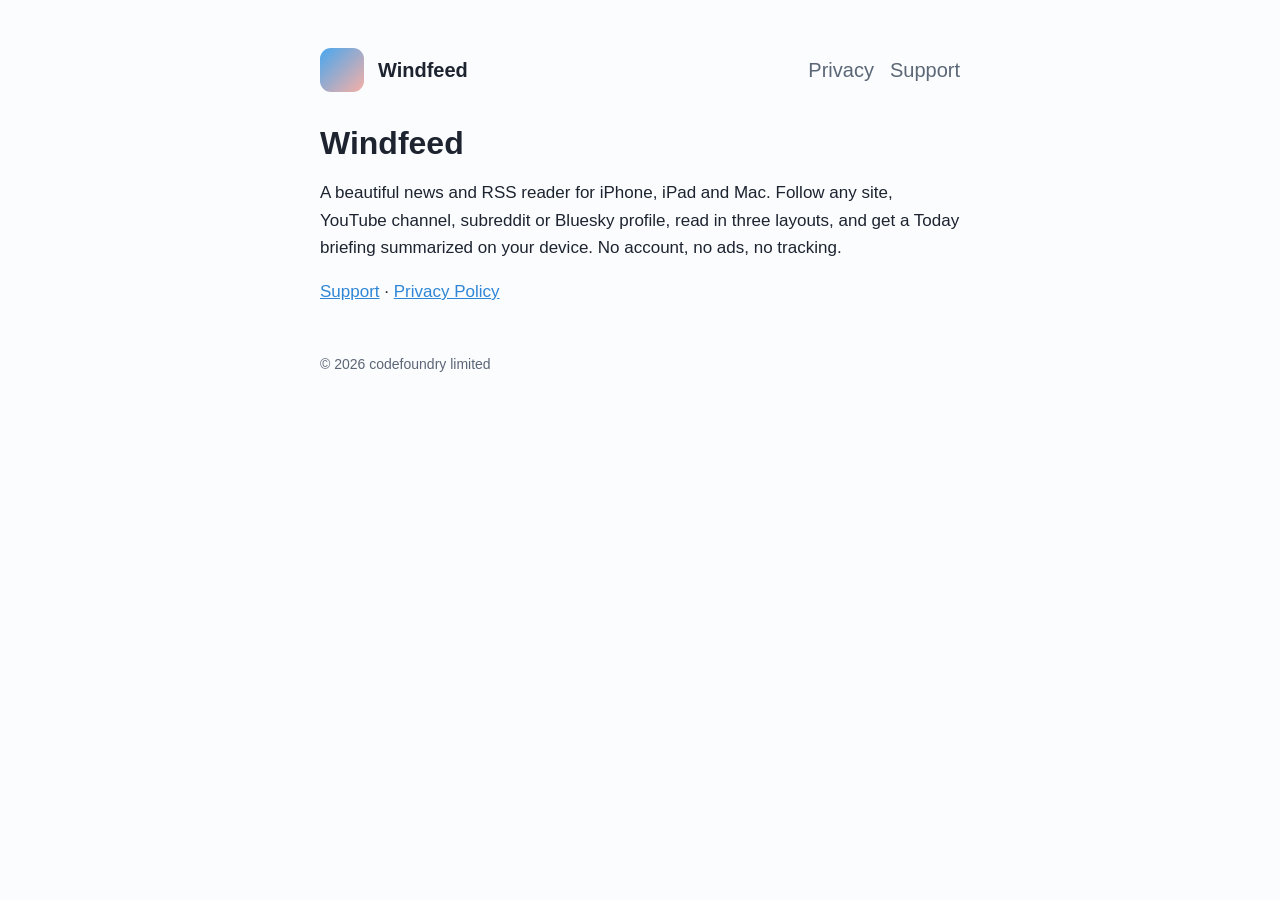
<file: index.html>
<!doctype html>
<html lang="en">
<head>
<meta charset="utf-8">
<meta name="viewport" content="width=device-width, initial-scale=1, viewport-fit=cover">
<title>Windfeed</title>
<link rel="stylesheet" href="style.css">
</head>
<body>
<main>
<header><span class="mark"></span><a href="./">Windfeed</a><nav><a href="privacy.html">Privacy</a><a href="support.html">Support</a></nav></header>
<h1>Windfeed</h1>
<p>A beautiful news and RSS reader for iPhone, iPad and Mac. Follow any site, YouTube channel, subreddit or Bluesky profile, read in three layouts, and get a Today briefing summarized on your device. No account, no ads, no tracking.</p>
<p><a href="support.html">Support</a> · <a href="privacy.html">Privacy Policy</a></p>
<footer>© 2026 codefoundry limited</footer>
</main>
</body>
</html>
</file>
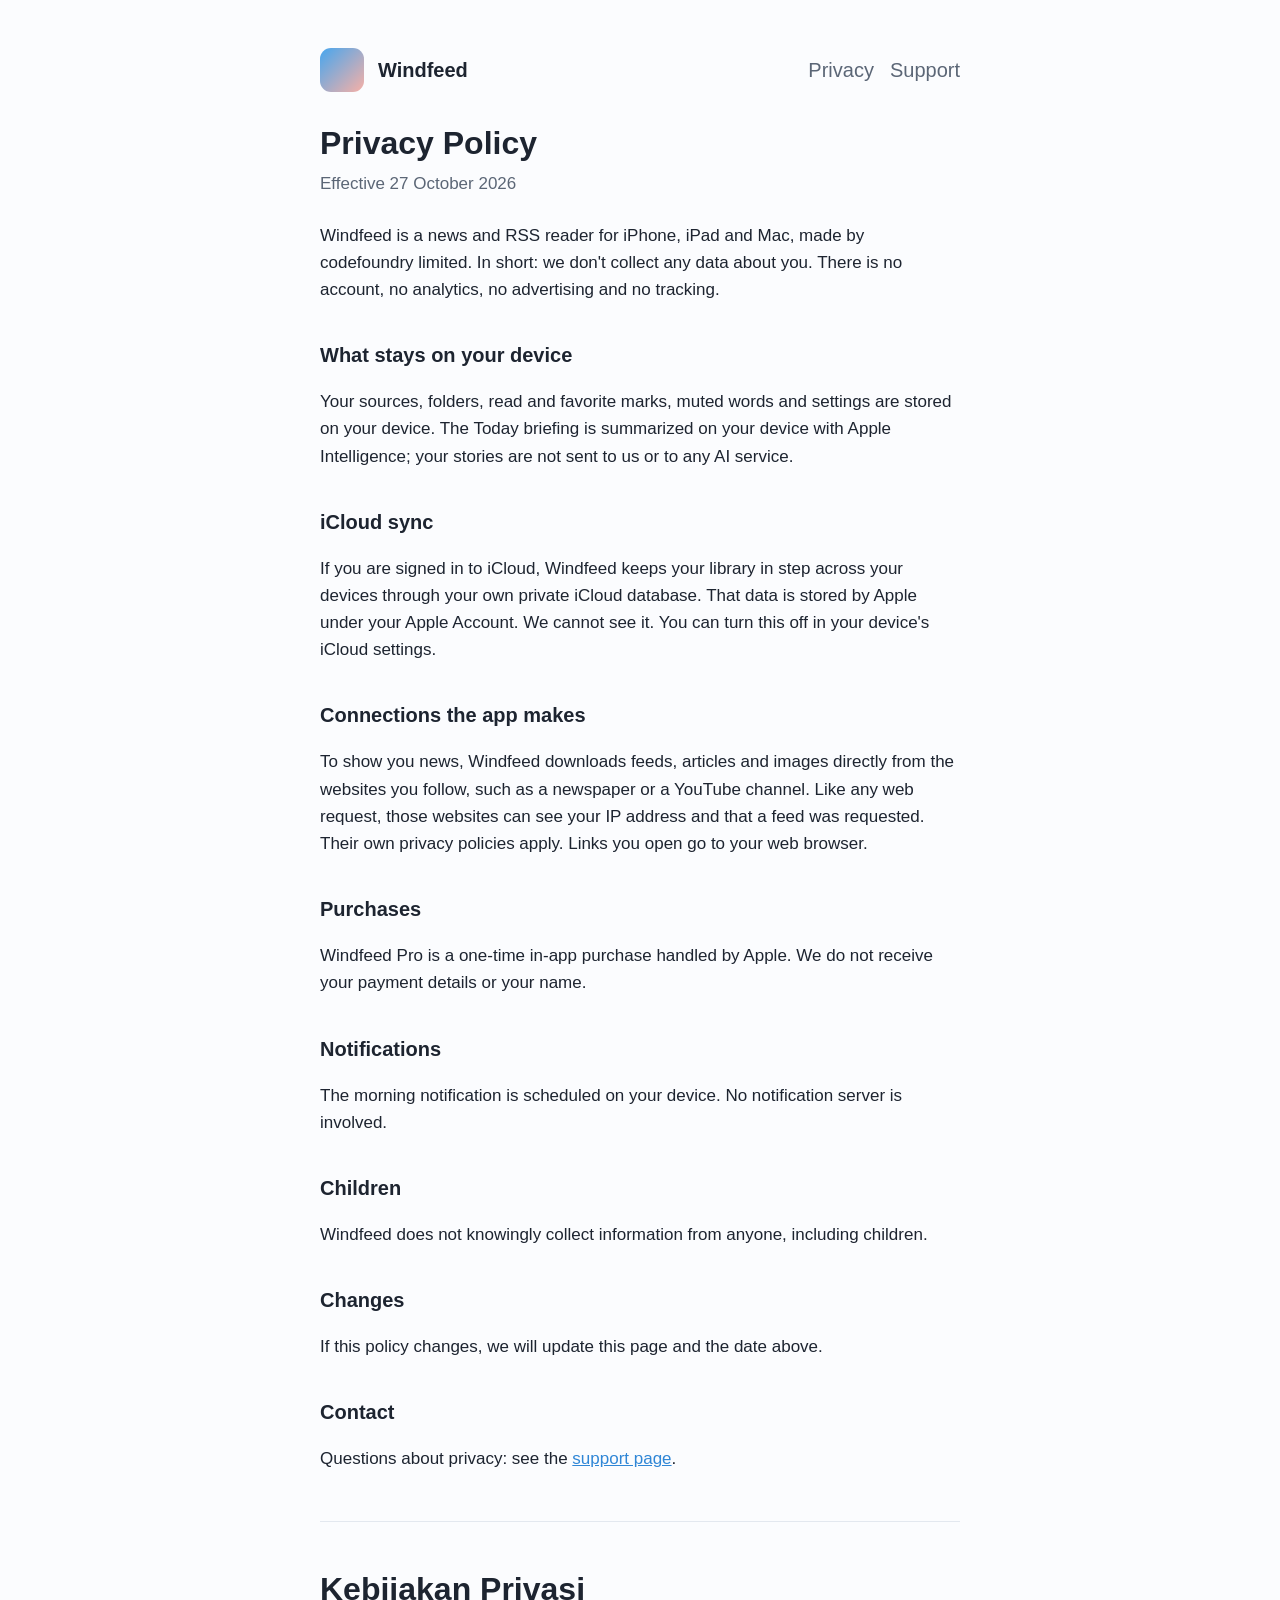
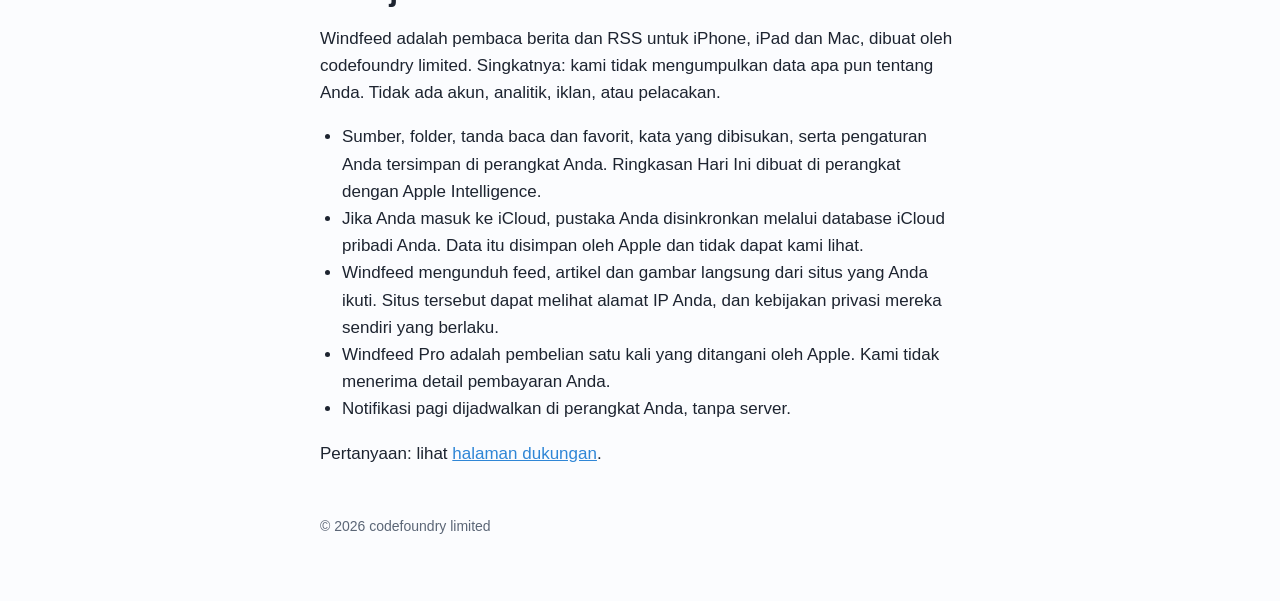
<file: privacy.html>
<!doctype html>
<html lang="en">
<head>
<meta charset="utf-8">
<meta name="viewport" content="width=device-width, initial-scale=1, viewport-fit=cover">
<title>Windfeed Privacy Policy</title>
<link rel="stylesheet" href="style.css">
</head>
<body>
<main>
<header><span class="mark"></span><a href="./">Windfeed</a><nav><a href="privacy.html">Privacy</a><a href="support.html">Support</a></nav></header>

<h1>Privacy Policy</h1>
<p class="date">Effective 27 October 2026</p>

<p>Windfeed is a news and RSS reader for iPhone, iPad and Mac, made by codefoundry limited. In short: we don't collect any data about you. There is no account, no analytics, no advertising and no tracking.</p>

<h2>What stays on your device</h2>
<p>Your sources, folders, read and favorite marks, muted words and settings are stored on your device. The Today briefing is summarized on your device with Apple Intelligence; your stories are not sent to us or to any AI service.</p>

<h2>iCloud sync</h2>
<p>If you are signed in to iCloud, Windfeed keeps your library in step across your devices through your own private iCloud database. That data is stored by Apple under your Apple Account. We cannot see it. You can turn this off in your device's iCloud settings.</p>

<h2>Connections the app makes</h2>
<p>To show you news, Windfeed downloads feeds, articles and images directly from the websites you follow, such as a newspaper or a YouTube channel. Like any web request, those websites can see your IP address and that a feed was requested. Their own privacy policies apply. Links you open go to your web browser.</p>

<h2>Purchases</h2>
<p>Windfeed Pro is a one-time in-app purchase handled by Apple. We do not receive your payment details or your name.</p>

<h2>Notifications</h2>
<p>The morning notification is scheduled on your device. No notification server is involved.</p>

<h2>Children</h2>
<p>Windfeed does not knowingly collect information from anyone, including children.</p>

<h2>Changes</h2>
<p>If this policy changes, we will update this page and the date above.</p>

<h2>Contact</h2>
<p>Questions about privacy: see the <a href="support.html">support page</a>.</p>

<hr>

<h1 lang="id">Kebijakan Privasi</h1>
<div lang="id">
<p>Windfeed adalah pembaca berita dan RSS untuk iPhone, iPad dan Mac, dibuat oleh codefoundry limited. Singkatnya: kami tidak mengumpulkan data apa pun tentang Anda. Tidak ada akun, analitik, iklan, atau pelacakan.</p>
<ul>
<li>Sumber, folder, tanda baca dan favorit, kata yang dibisukan, serta pengaturan Anda tersimpan di perangkat Anda. Ringkasan Hari Ini dibuat di perangkat dengan Apple Intelligence.</li>
<li>Jika Anda masuk ke iCloud, pustaka Anda disinkronkan melalui database iCloud pribadi Anda. Data itu disimpan oleh Apple dan tidak dapat kami lihat.</li>
<li>Windfeed mengunduh feed, artikel dan gambar langsung dari situs yang Anda ikuti. Situs tersebut dapat melihat alamat IP Anda, dan kebijakan privasi mereka sendiri yang berlaku.</li>
<li>Windfeed Pro adalah pembelian satu kali yang ditangani oleh Apple. Kami tidak menerima detail pembayaran Anda.</li>
<li>Notifikasi pagi dijadwalkan di perangkat Anda, tanpa server.</li>
</ul>
<p>Pertanyaan: lihat <a href="support.html">halaman dukungan</a>.</p>
</div>

<footer>© 2026 codefoundry limited</footer>
</main>
</body>
</html>
</file>
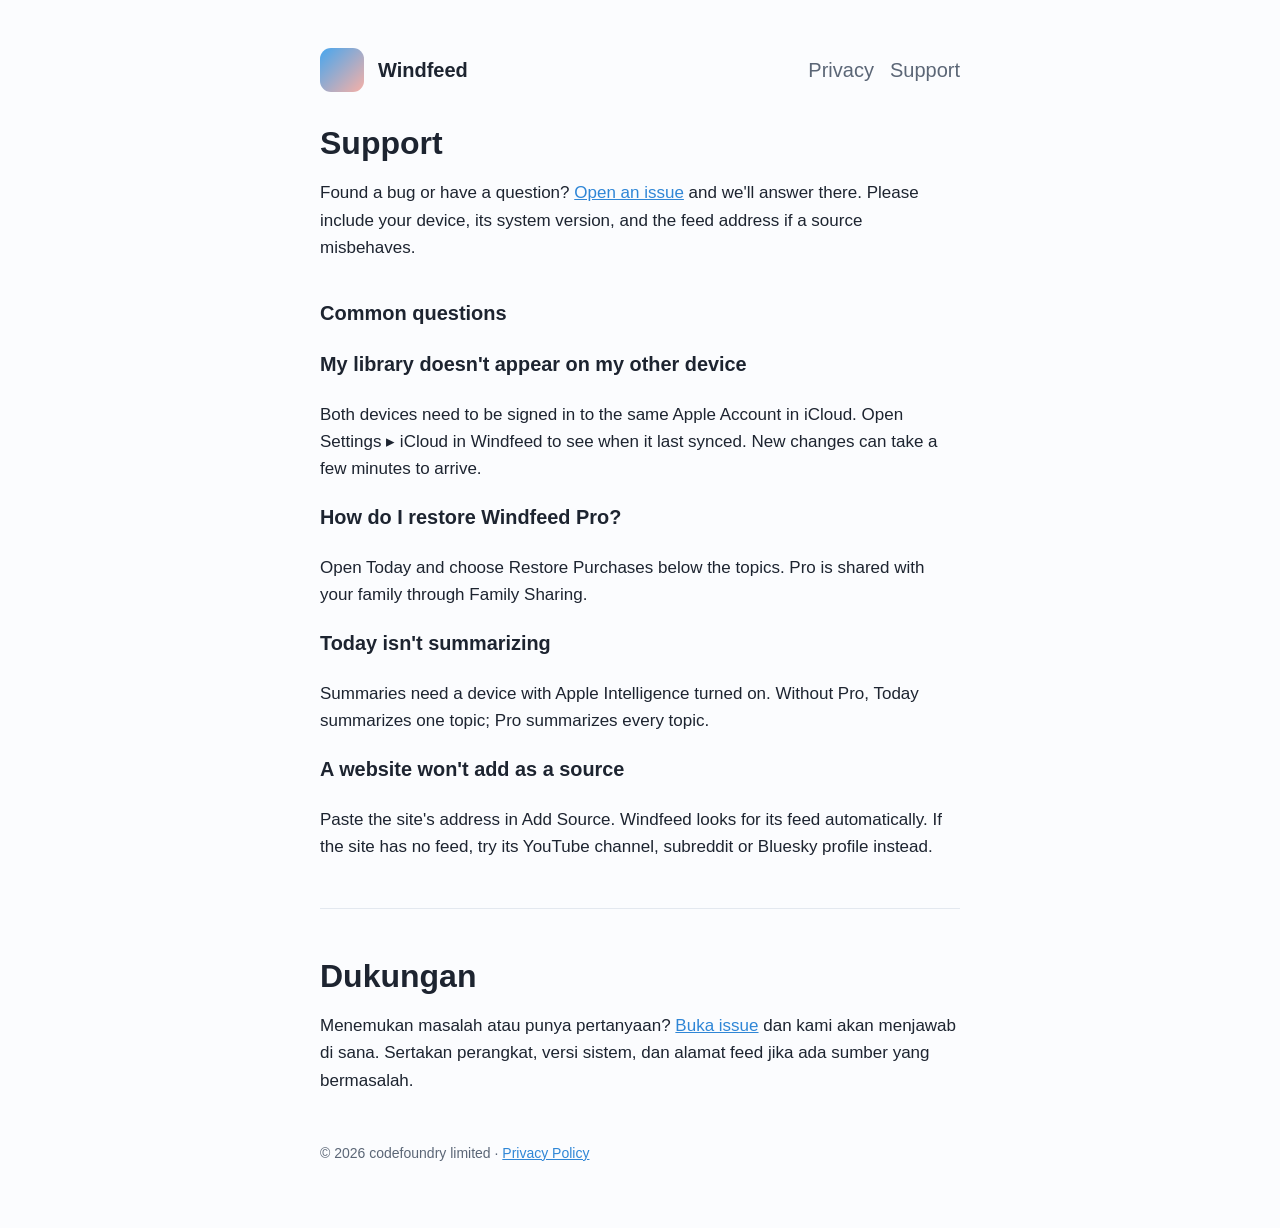
<file: support.html>
<!doctype html>
<html lang="en">
<head>
<meta charset="utf-8">
<meta name="viewport" content="width=device-width, initial-scale=1, viewport-fit=cover">
<title>Windfeed Support</title>
<link rel="stylesheet" href="style.css">
</head>
<body>
<main>
<header><span class="mark"></span><a href="./">Windfeed</a><nav><a href="privacy.html">Privacy</a><a href="support.html">Support</a></nav></header>

<h1>Support</h1>
<p>Found a bug or have a question? <a href="https://github.com/ramanandhaaja/windfeed-site/issues/new">Open an issue</a> and we'll answer there. Please include your device, its system version, and the feed address if a source misbehaves.</p>

<h2>Common questions</h2>

<h3>My library doesn't appear on my other device</h3>
<p>Both devices need to be signed in to the same Apple Account in iCloud. Open Settings ▸ iCloud in Windfeed to see when it last synced. New changes can take a few minutes to arrive.</p>

<h3>How do I restore Windfeed Pro?</h3>
<p>Open Today and choose Restore Purchases below the topics. Pro is shared with your family through Family Sharing.</p>

<h3>Today isn't summarizing</h3>
<p>Summaries need a device with Apple Intelligence turned on. Without Pro, Today summarizes one topic; Pro summarizes every topic.</p>

<h3>A website won't add as a source</h3>
<p>Paste the site's address in Add Source. Windfeed looks for its feed automatically. If the site has no feed, try its YouTube channel, subreddit or Bluesky profile instead.</p>

<hr>

<h1 lang="id">Dukungan</h1>
<p lang="id">Menemukan masalah atau punya pertanyaan? <a href="https://github.com/ramanandhaaja/windfeed-site/issues/new">Buka issue</a> dan kami akan menjawab di sana. Sertakan perangkat, versi sistem, dan alamat feed jika ada sumber yang bermasalah.</p>

<footer>© 2026 codefoundry limited · <a href="privacy.html">Privacy Policy</a></footer>
</main>
</body>
</html>
</file>
<file: style.css>
:root { --bg: #fbfcfe; --fg: #1d2430; --muted: #5b6676; --line: #e3e8ef; --accent: #2f86d6; color-scheme: light; }
@media (prefers-color-scheme: dark) { :root { --bg: #11161d; --fg: #e8edf3; --muted: #9aa6b5; --line: #263040; --accent: #6db8f2; color-scheme: dark; } }
* { box-sizing: border-box; }
body { margin: 0; background: var(--bg); color: var(--fg); font: 17px/1.6 -apple-system, BlinkMacSystemFont, "Segoe UI", Roboto, sans-serif; }
main { max-width: 680px; margin: 0 auto; padding: 48px max(20px, env(safe-area-inset-left)) 64px; }
header { display: flex; align-items: center; gap: 14px; margin-bottom: 32px; }
.mark { width: 44px; height: 44px; border-radius: 11px; background: linear-gradient(135deg, #47A6EE, #F7B0A6); flex: none; }
header a { color: var(--fg); text-decoration: none; font-weight: 650; font-size: 20px; }
nav { margin-left: auto; display: flex; gap: 16px; font-size: 15px; }
nav a { color: var(--muted); font-weight: 500; }
h1 { font-size: 32px; line-height: 1.2; margin: 0 0 8px; text-wrap: balance; }
h2 { font-size: 20px; margin: 36px 0 8px; }
.date { color: var(--muted); margin: 0 0 24px; }
a { color: var(--accent); }
ul { padding-left: 22px; }
hr { border: 0; border-top: 1px solid var(--line); margin: 48px 0; }
footer { color: var(--muted); font-size: 14px; margin-top: 48px; }
</file>
